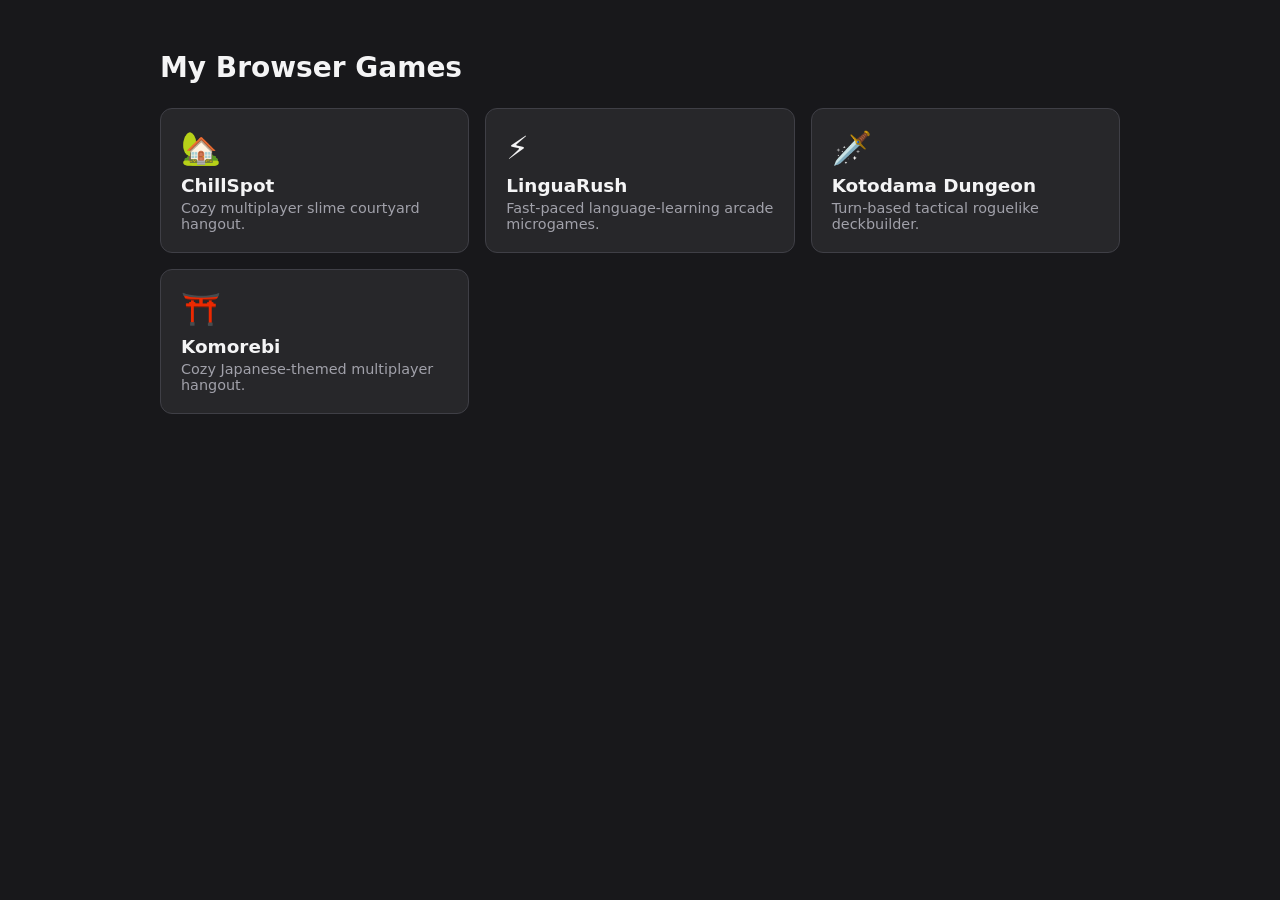
<file: index.html>
<!DOCTYPE html>
<html lang="en">
<head>
    <meta charset="UTF-8">
    <meta name="viewport" content="width=device-width, initial-scale=1.0">
    <title>My Games</title>
    <style>
        body {
            font-family: system-ui, -apple-system, sans-serif;
            background-color: #18181b;
            color: #f4f4f5;
            margin: 0;
            padding: 2rem;
            display: flex;
            justify-content: center;
        }
        main {
            width: 100%;
            max-width: 960px;
        }
        h1 {
            font-size: 1.75rem;
            margin-bottom: 1.5rem;
        }
        .grid {
            display: grid;
            grid-template-columns: repeat(auto-fit, minmax(260px, 1fr));
            gap: 1rem;
        }
        a.card {
            display: block;
            background-color: #27272a;
            border: 1px solid #3f3f46;
            border-radius: 12px;
            padding: 1.25rem;
            text-decoration: none;
            color: inherit;
            transition: transform 0.15s ease, border-color 0.15s ease;
        }
        a.card:hover {
            transform: translateY(-2px);
            border-color: #fbbf24;
        }
        .icon {
            font-size: 2rem;
            margin-bottom: 0.5rem;
        }
        .title {
            font-size: 1.15rem;
            font-weight: 700;
            margin-bottom: 0.25rem;
        }
        .desc {
            font-size: 0.9rem;
            color: #a1a1aa;
        }
    </style>
</head>
<body>
    <main>
        <h1>My Browser Games</h1>
        <div class="grid">
            <a class="card" href="chillspot.html">
                <div class="icon">🏡</div>
                <div class="title">ChillSpot</div>
                <div class="desc">Cozy multiplayer slime courtyard hangout.</div>
            </a>
            <a class="card" href="linguarush.html">
                <div class="icon">⚡</div>
                <div class="title">LinguaRush</div>
                <div class="desc">Fast-paced language-learning arcade microgames.</div>
            </a>
            <a class="card" href="kotodama-dungeon.html">
                <div class="icon">🗡️</div>
                <div class="title">Kotodama Dungeon</div>
                <div class="desc">Turn-based tactical roguelike deckbuilder.</div>
            </a>
            <a class="card" href="komorebi/index.html">
                <div class="icon">⛩️</div>
                <div class="title">Komorebi</div>
                <div class="desc">Cozy Japanese-themed multiplayer hangout.</div>
            </a>
        </div>
    </main>
</body>
</html>
</file>
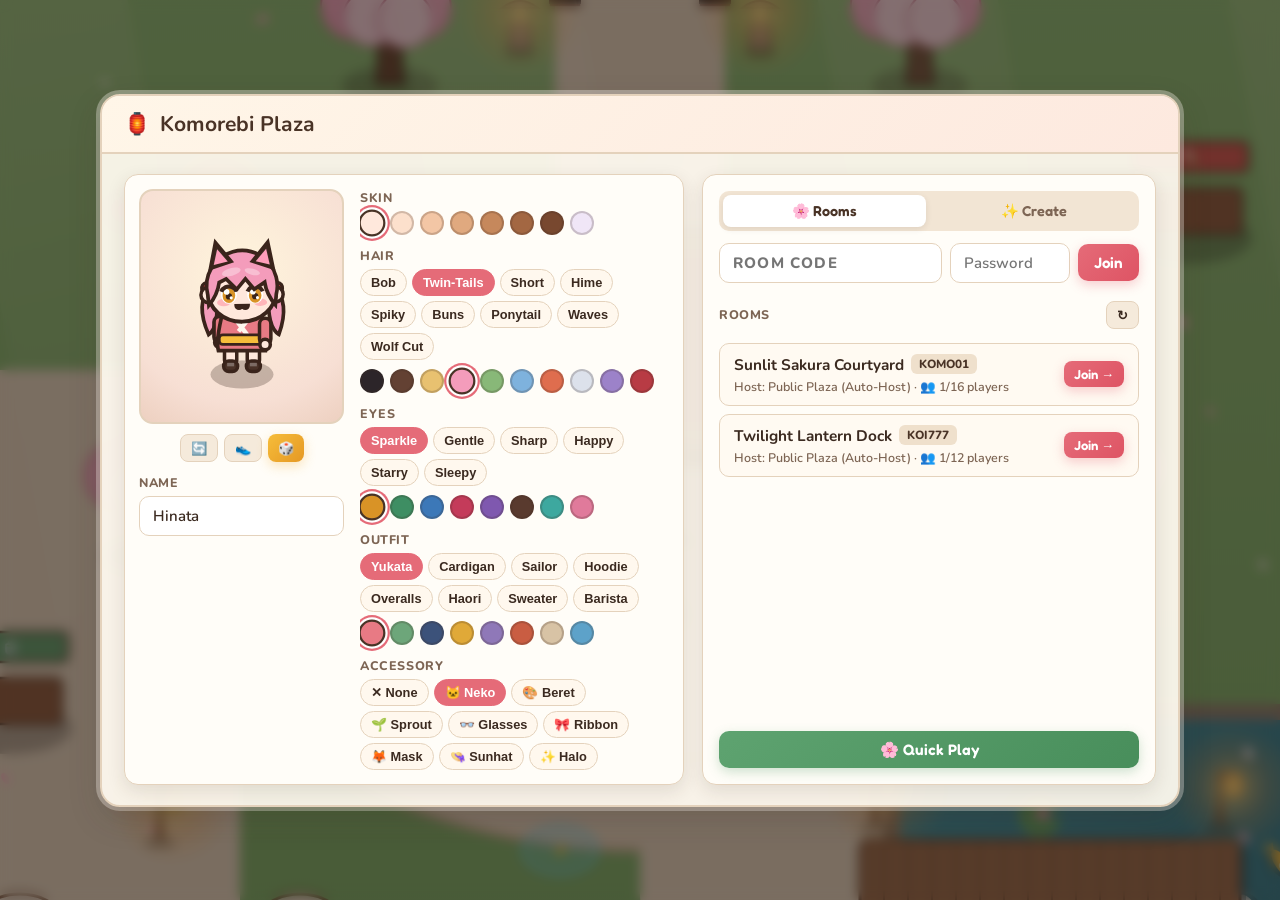
<file: komorebi/index.html>
<!DOCTYPE html>
<html lang="en">
  <head>
    <meta charset="UTF-8" />
    <meta name="viewport" content="width=device-width, initial-scale=1.0, maximum-scale=1.0, user-scalable=no" />
    <title>Komorebi Plaza 🌸 2.5D Cozy Multiplayer Hangout</title>
    <link rel="preconnect" href="https://fonts.googleapis.com" />
    <link rel="preconnect" href="https://fonts.gstatic.com" crossorigin />
    <link
      href="https://fonts.googleapis.com/css2?family=Fredoka:wght@400;500;600;700&family=Nunito:wght@500;600;700;800&display=swap"
      rel="stylesheet"
    />
    <script type="module" crossorigin src="./assets/index-Bw-enbr5.js"></script>
    <link rel="stylesheet" crossorigin href="./assets/index-55TiESmr.css">
  </head>
  <body>
    <div id="app">
      <canvas id="world-canvas"></canvas>
      <div id="ui-layer"></div>
    </div>
  </body>
</html>
</file>
<file: komorebi/assets/index-55TiESmr.css>
:root{--bg-parchment: rgba(255, 250, 240, .94);--bg-parchment-solid: #fffaf0;--bg-card: #fffdf8;--bg-wood-dark: #493326;--bg-wood-mid: #6e4e3a;--border-warm: #e4d2bc;--border-gold: #e6b85c;--text-main: #3b2a20;--text-muted: #7d6554;--accent-sakura: #e56b78;--accent-sakura-hover: #d35462;--accent-matcha: #5ea370;--accent-matcha-hover: #4c8c5d;--accent-lantern: #f3b13c;--accent-sky: #5596c2;--danger: #d94b43;--shadow-soft: 0 12px 32px rgba(59, 42, 32, .18);--shadow-card: 0 6px 18px rgba(59, 42, 32, .12);--radius-lg: 20px;--radius-md: 14px;--radius-sm: 10px}*{box-sizing:border-box;margin:0;padding:0;user-select:none;-webkit-user-select:none}html,body,#app{width:100%;height:100%;overflow:hidden;font-family:Nunito,-apple-system,BlinkMacSystemFont,sans-serif;color:var(--text-main);background:#221b18}h1,h2,h3,h4,.font-display{font-family:Fredoka,sans-serif;letter-spacing:.01em}#world-canvas{position:absolute;top:0;right:0;bottom:0;left:0;width:100%;height:100%;display:block;cursor:pointer}#ui-layer{position:absolute;top:0;right:0;bottom:0;left:0;pointer-events:none;display:flex;flex-direction:column;justify-content:space-between;z-index:10}.pointer-auto{pointer-events:auto}.modal-backdrop{position:fixed;top:0;right:0;bottom:0;left:0;background:#2218138f;-webkit-backdrop-filter:blur(6px);backdrop-filter:blur(6px);display:flex;align-items:center;justify-content:center;padding:18px;z-index:100;pointer-events:auto;animation:fadeIn .18s ease-out}.modal-container{width:100%;max-width:960px;max-height:92vh;background:var(--bg-parchment);border:2.5px solid var(--border-warm);border-radius:var(--radius-lg);box-shadow:var(--shadow-soft),0 0 0 4px #fffaf059;display:flex;flex-direction:column;overflow:hidden}.modal-header{display:flex;align-items:center;justify-content:space-between;padding:14px 22px;background:linear-gradient(135deg,#fff6e8,#fde9df);border-bottom:2px solid var(--border-warm)}.modal-title{display:flex;align-items:center;gap:10px;font-size:1.32rem;font-weight:700;color:var(--bg-wood-dark)}.modal-body{padding:20px 22px;overflow-y:auto;flex:1}.lobby-grid{display:grid;grid-template-columns:560px 1fr;gap:18px;align-items:stretch;min-height:0}.customizer-split-card{background:var(--bg-card);border:1.5px solid var(--border-warm);border-radius:var(--radius-md);padding:14px;box-shadow:var(--shadow-card);display:grid;grid-template-columns:205px 1fr;gap:16px;align-items:start;max-height:70vh;min-height:0}.customizer-left-pane{display:flex;flex-direction:column;gap:10px;position:sticky;top:0}.customizer-right-options{display:flex;flex-direction:column;gap:12px;max-height:calc(70vh - 28px);overflow-y:auto;padding-right:6px}@media (max-width: 960px){.lobby-grid{grid-template-columns:1fr}}@media (max-width: 600px){.customizer-split-card{grid-template-columns:150px 1fr;gap:10px}}.panel-card{background:var(--bg-card);border:1.5px solid var(--border-warm);border-radius:var(--radius-md);padding:16px;box-shadow:var(--shadow-card);display:flex;flex-direction:column;gap:12px}.chibi-preview-stage{position:relative;background:radial-gradient(circle at 50% 35%,#fff5dc,#f7dfd4 72%,#edd0c0);border:2px solid var(--border-warm);border-radius:var(--radius-md);height:235px;display:flex;align-items:center;justify-content:center;overflow:hidden}.chibi-preview-controls{display:flex;justify-content:center;gap:6px;flex-wrap:wrap}.customizer-row{display:flex;flex-direction:column;gap:5px}.customizer-label{font-size:.78rem;font-weight:800;text-transform:uppercase;letter-spacing:.05em;color:var(--text-muted);display:flex;justify-content:space-between;align-items:center}.swatch-grid{display:flex;flex-wrap:wrap;gap:6px}.color-swatch{width:24px;height:24px;border-radius:50%;border:2px solid rgba(59,42,32,.22);cursor:pointer;transition:transform .12s ease,border-color .12s ease}.color-swatch:hover{transform:scale(1.14)}.color-swatch.active{border-color:var(--bg-wood-dark);box-shadow:0 0 0 2px #fff,0 0 0 4px var(--accent-sakura);transform:scale(1.12)}.pill-selector{display:flex;flex-wrap:wrap;gap:5px}.pill-btn{padding:5px 10px;font-size:.8rem;font-weight:700;border-radius:999px;border:1.5px solid var(--border-warm);background:#fff8ee;color:var(--text-main);cursor:pointer;transition:all .14s ease}.pill-btn:hover{border-color:var(--accent-sakura);background:#fff0f2}.pill-btn.active{background:var(--accent-sakura);color:#fff;border-color:var(--accent-sakura)}.input-field{width:100%;padding:9px 13px;border-radius:var(--radius-sm);border:1.5px solid var(--border-warm);background:#fff;font-family:inherit;font-size:.94rem;font-weight:600;color:var(--text-main);outline:none;transition:border-color .15s}.input-field:focus{border-color:var(--accent-sakura);box-shadow:0 0 0 3px #e56b7829}.btn{display:inline-flex;align-items:center;justify-content:center;gap:7px;padding:9px 16px;border-radius:var(--radius-sm);border:none;font-family:Fredoka,sans-serif;font-size:.95rem;font-weight:600;cursor:pointer;transition:transform .1s ease,filter .15s ease,background .15s ease}.btn:hover{filter:brightness(1.04);transform:translateY(-1px)}.btn:active{transform:translateY(0)}.btn-primary{background:linear-gradient(135deg,var(--accent-sakura) 0%,#de5464 100%);color:#fff;box-shadow:0 4px 12px #e56b7852}.btn-matcha{background:linear-gradient(135deg,var(--accent-matcha) 0%,#488e5b 100%);color:#fff;box-shadow:0 4px 12px #5ea3704d}.btn-lantern{background:linear-gradient(135deg,#f6bd3a,#e59824);color:#3b2514;box-shadow:0 4px 12px #f3b13c52}.btn-secondary{background:#f5eadb;color:var(--text-main);border:1.5px solid var(--border-warm)}.btn-danger{background:var(--danger);color:#fff}.btn-sm{padding:5px 10px;font-size:.82rem;border-radius:8px}.btn-icon{width:38px;height:38px;padding:0;border-radius:11px;font-size:1.1rem}.tab-bar{display:flex;gap:6px;background:#f2e5d4;padding:4px;border-radius:var(--radius-sm)}.tab-btn{flex:1;padding:7px 12px;border:none;border-radius:8px;background:transparent;font-family:Fredoka,sans-serif;font-weight:600;font-size:.9rem;color:var(--text-muted);cursor:pointer}.tab-btn.active{background:#fff;color:var(--bg-wood-dark);box-shadow:0 2px 6px #3b2a201a}.room-list{display:flex;flex-direction:column;gap:8px;max-height:270px;overflow-y:auto}.room-item{display:flex;align-items:center;justify-content:space-between;padding:10px 14px;border-radius:var(--radius-sm);border:1.5px solid var(--border-warm);background:#fffaf2;transition:border-color .15s}.room-item:hover{border-color:var(--accent-sakura)}.room-badge{display:inline-flex;align-items:center;gap:4px;padding:2px 8px;border-radius:6px;font-size:.74rem;font-weight:800;background:#efe0cc;color:var(--bg-wood-dark)}.hud-top-bar{width:100%;max-width:960px;margin:12px auto 0;padding:0 14px;display:flex;align-items:center;justify-content:space-between;gap:10px;pointer-events:none}.hud-pill{background:var(--bg-parchment);border:2px solid var(--border-warm);border-radius:999px;padding:6px 14px;display:flex;align-items:center;gap:10px;box-shadow:var(--shadow-card);pointer-events:auto}.hud-bottom-bar{width:100%;max-width:960px;margin:0 auto 14px;padding:0 14px;display:flex;flex-direction:column;gap:8px;pointer-events:none}.hud-bottom-row{display:flex;align-items:flex-end;justify-content:space-between;gap:12px}.chat-panel{width:350px;max-width:100%;background:#fffaf0e6;-webkit-backdrop-filter:blur(6px);backdrop-filter:blur(6px);border:2px solid var(--border-warm);border-radius:var(--radius-md);padding:10px;box-shadow:var(--shadow-card);pointer-events:auto;display:flex;flex-direction:column;gap:7px}.chat-messages{height:118px;overflow-y:auto;display:flex;flex-direction:column;gap:4px;font-size:.84rem;padding-right:4px}.chat-msg{line-height:1.32;word-break:break-word}.chat-msg.system{color:#9e5a24;font-weight:700}.chat-input-row{display:flex;gap:6px}.emote-dock{background:var(--bg-parchment);border:2px solid var(--border-warm);border-radius:var(--radius-md);padding:6px 8px;display:flex;align-items:center;gap:5px;box-shadow:var(--shadow-card);pointer-events:auto}.emote-btn{width:38px;height:38px;border-radius:10px;border:1.5px solid transparent;background:#fff6ea;font-size:1.2rem;cursor:pointer;position:relative;transition:transform .12s,border-color .12s}.emote-btn:hover{transform:translateY(-3px) scale(1.08);border-color:var(--accent-sakura);background:#fff}.emote-hotkey{position:absolute;bottom:1px;right:3px;font-size:.62rem;font-weight:800;color:var(--text-muted)}.context-prompt{align-self:center;background:linear-gradient(135deg,#493326,#2f2017);color:#fff8eb;border:2px solid var(--border-gold);border-radius:999px;padding:8px 18px;font-family:Fredoka,sans-serif;font-size:.95rem;font-weight:600;display:flex;align-items:center;gap:9px;box-shadow:0 8px 20px #0000004d;pointer-events:auto;cursor:pointer;animation:floatPulse 1.8s infinite ease-in-out}.key-cap{background:var(--accent-lantern);color:#2f2017;padding:2px 8px;border-radius:6px;font-weight:800;font-size:.82rem}.admin-drawer{position:fixed;top:68px;right:18px;width:320px;background:var(--bg-parchment);border:2px solid var(--border-warm);border-radius:var(--radius-md);box-shadow:var(--shadow-soft);padding:14px;z-index:60;pointer-events:auto;display:flex;flex-direction:column;gap:10px}.admin-player-row{display:flex;align-items:center;justify-content:space-between;padding:7px 9px;background:#fff;border:1px solid var(--border-warm);border-radius:9px;gap:6px}.fishing-overlay{position:fixed;top:50%;left:50%;transform:translate(-50%,-50%);width:420px;max-width:94vw;background:var(--bg-parchment);border:2.5px solid var(--border-gold);border-radius:var(--radius-lg);box-shadow:var(--shadow-soft);padding:18px;z-index:80;pointer-events:auto;display:flex;flex-direction:column;gap:12px}.tension-track{position:relative;height:44px;background:linear-gradient(90deg,#234969,#2f6c96,#234969);border-radius:999px;border:3px solid #493326;overflow:hidden;box-shadow:inset 0 3px 8px #00000059}.tension-sweet-spot{position:absolute;top:3px;bottom:3px;background:#7ce8948c;border:2px solid #9effb0;border-radius:999px;transition:background .1s}.tension-sweet-spot.catching{background:#ffe066b8;border-color:#fff6b3;box-shadow:0 0 12px #ffe066cc}.tension-fish-marker{position:absolute;top:50%;transform:translate(-50%,-50%);font-size:1.5rem;filter:drop-shadow(0 2px 4px rgba(0,0,0,.4));pointer-events:none}.progress-bar-outer{width:100%;height:14px;background:#e6d7c3;border-radius:999px;overflow:hidden;border:1.5px solid #c9b59c}.progress-bar-fill{height:100%;background:linear-gradient(90deg,#5ea370,#f3b13c);transition:width .06s linear}.tag-hud-banner{align-self:center;background:#2d1c16eb;color:#fff6e8;border:2px solid var(--accent-lantern);border-radius:var(--radius-md);padding:8px 16px;display:flex;align-items:center;gap:14px;box-shadow:var(--shadow-soft);pointer-events:auto}.stamina-bar-wrap{width:110px;height:10px;background:#ffffff2e;border-radius:999px;overflow:hidden}.stamina-bar-fill{height:100%;background:linear-gradient(90deg,#58d5ff,#ffe066);transition:width .08s linear}.easel-canvas-wrap{position:relative;width:100%;aspect-ratio:16 / 10;max-height:440px;background:#fffdf9;border:3px solid #7d563c;border-radius:var(--radius-md);overflow:hidden;box-shadow:inset 0 2px 8px #00000014;touch-action:none}.easel-canvas-wrap canvas{width:100%;height:100%;display:block;cursor:crosshair}.board-grid-connect4{display:grid;grid-template-columns:repeat(7,52px);gap:7px;background:#3d5a80;padding:12px;border-radius:var(--radius-md);border:3px solid #293d59;justify-content:center;margin:0 auto}.c4-cell{width:52px;height:52px;border-radius:50%;background:#f5ebe0;border:2.5px solid #293d59;cursor:pointer;transition:transform .12s,box-shadow .12s;position:relative}.c4-cell:hover{transform:scale(1.06)}.c4-cell.p1{background:radial-gradient(circle at 35% 35%,#ff8fa3,#d93852);border-color:#8f1d30}.c4-cell.p2{background:radial-gradient(circle at 35% 35%,#ffe680,#e09f1f);border-color:#8f610b}.c4-cell.win-glow,.gomoku-cell.win-glow{box-shadow:0 0 0 3px #fff,0 0 16px 4px #ffcf33!important;animation:pulseWin .9s infinite alternate}.board-grid-gomoku{display:grid;grid-template-columns:repeat(11,36px);gap:3px;background:#dfb888;padding:12px;border-radius:var(--radius-md);border:3px solid #7d563c;justify-content:center;margin:0 auto}.gomoku-cell{width:36px;height:36px;border-radius:6px;background:#fff8ec8c;border:1px solid rgba(125,86,60,.35);cursor:pointer;display:flex;align-items:center;justify-content:center}.gomoku-cell:hover{background:#fff8ece6}.gomoku-stone{width:28px;height:28px;border-radius:50%;box-shadow:0 2px 5px #0000004d}.gomoku-stone.p1{background:radial-gradient(circle at 35% 35%,#ff8fa3,#c93048)}.gomoku-stone.p2{background:radial-gradient(circle at 35% 35%,#fff5cc,#e09f1f)}@keyframes fadeIn{0%{opacity:0;transform:scale(.97)}to{opacity:1;transform:scale(1)}}@keyframes floatPulse{0%,to{transform:translateY(0)}50%{transform:translateY(-4px)}}@keyframes pulseWin{0%{transform:scale(1)}to{transform:scale(1.1)}}
</file>
